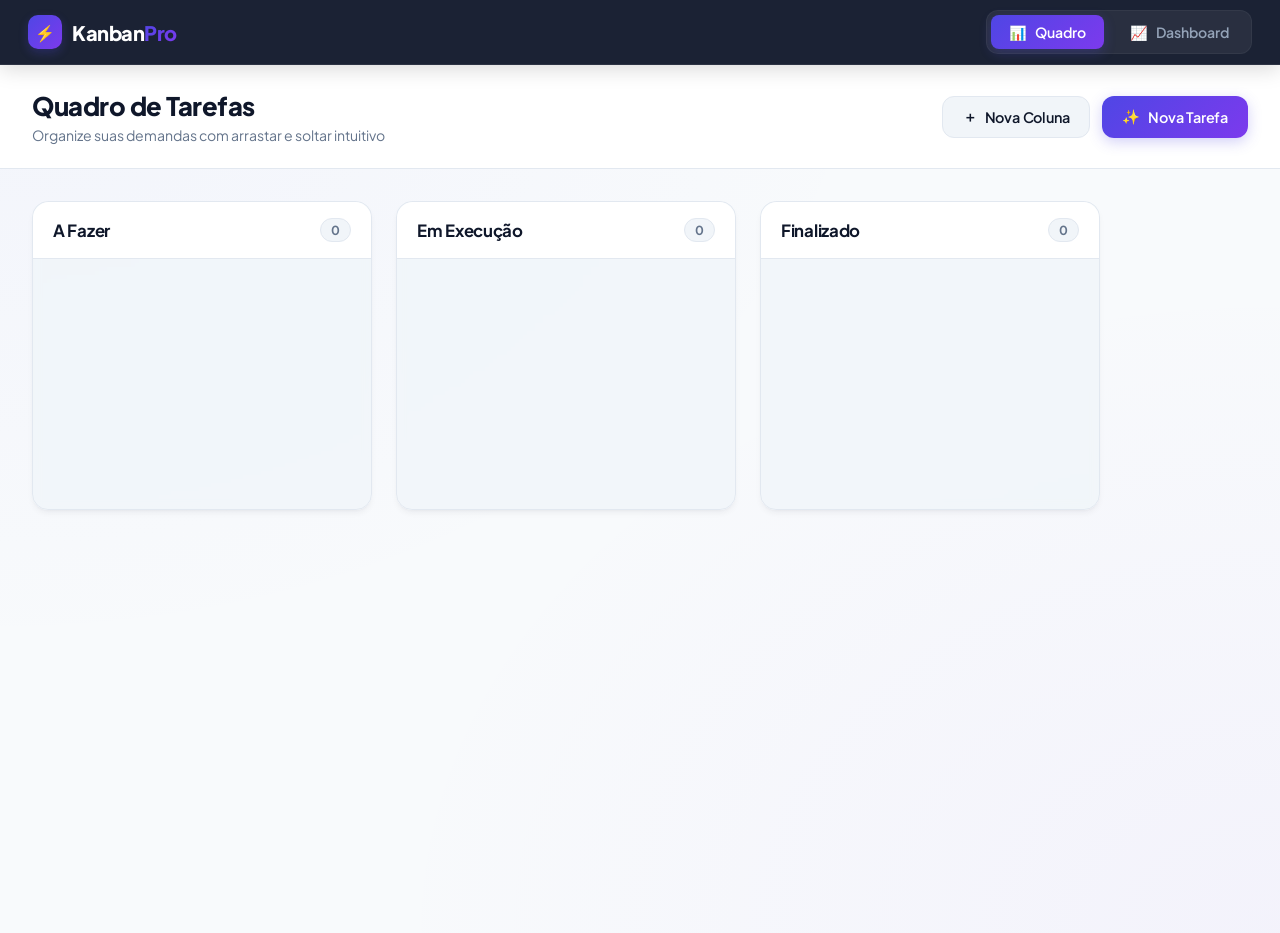
<file: index.html>
<!DOCTYPE html>
<html lang="pt-BR">
<head>
  <meta charset="UTF-8">
  <meta name="viewport" content="width=device-width, initial-scale=1.0">
  <title>Kanban Pro | Gestão Inteligente</title>
  <!-- Google Fonts: Plus Jakarta Sans para tipografia moderna e premium -->
  <link rel="preconnect" href="https://fonts.googleapis.com">
  <link rel="preconnect" href="https://fonts.gstatic.com" crossorigin>
  <link href="https://fonts.googleapis.com/css2?family=Plus+Jakarta+Sans:wght@400;500;600;700;800&display=swap" rel="stylesheet">
  <link rel="stylesheet" href="style.css">
</head>
<body>

  <!-- Barra de Navegação Premium com Efeito Vidro (Glassmorphism) -->
  <nav class="nav-bar">
    <div class="nav-container">
      <div class="nav-brand">
        <span class="brand-icon">⚡</span>
        <span class="brand-text">Kanban<span class="brand-highlight">Pro</span></span>
      </div>
      <div class="nav-links">
        <a href="index.html" class="nav-link active">
          <span class="nav-icon">📊</span> Quadro
        </a>
        <a href="dashboard.html" class="nav-link">
          <span class="nav-icon">📈</span> Dashboard
        </a>
      </div>
    </div>
  </nav>

  <!-- Cabeçalho com ações principais -->
  <header class="header">
    <div class="header-container">
      <div>
        <h1>Quadro de Tarefas</h1>
        <p class="header-subtitle">Organize suas demandas com arrastar e soltar intuitivo</p>
      </div>
      <div class="header-actions">
        <button id="btn-nova-coluna" class="btn btn-secondary">
          <span>＋</span> Nova Coluna
        </button>
        <button id="btn-nova-tarefa" class="btn btn-primary">
          <span>✨</span> Nova Tarefa
        </button>
      </div>
    </div>
  </header>

  <!-- Container Principal do Kanban com Scroll Suave -->
  <main class="kanban-wrapper">
    <div class="kanban-container" id="kanban-columns-container">
      <!-- Colunas e cartões injetados dinamicamente via script.js -->
    </div>
  </main>

  <!-- Modal para Criar / Editar Tarefa -->
  <div class="modal-overlay" id="modal-tarefa">
    <div class="modal-content animate-modal">
      <div class="modal-header">
        <h3 id="modal-titulo">Nova Tarefa</h3>
        <button type="button" class="btn-close-modal" onclick="fecharModal(document.getElementById('modal-tarefa'))">✕</button>
      </div>
      <form id="form-tarefa">
        <input type="hidden" id="tarefa-id">
        
        <div class="form-group">
          <label for="tarefa-nome">Título da Tarefa *</label>
          <input type="text" id="tarefa-nome" required placeholder="Ex: Desenvolver protótipo de UI">
        </div>

        <div class="form-group">
          <label for="tarefa-categoria">Categoria *</label>
          <input type="text" id="tarefa-categoria" list="sugestoes-categorias" required placeholder="Selecione ou crie uma categoria...">
          <datalist id="sugestoes-categorias">
            <option value="Trabalho">
            <option value="Estudos">
            <option value="Pessoal">
            <option value="Urgente">
            <option value="Projetos">
            <option value="Design">
          </datalist>
        </div>

        <div class="form-group">
          <label for="tarefa-descricao">Descrição Detalhada</label>
          <textarea id="tarefa-descricao" rows="3" placeholder="Informações complementares sobre a atividade..."></textarea>
        </div>

        <div class="form-group">
          <label for="tarefa-prazo">Prazo Limite *</label>
          <input type="datetime-local" id="tarefa-prazo" required>
        </div>

        <div class="modal-actions">
          <button type="button" class="btn btn-secondary" id="btn-cancelar-tarefa">Cancelar</button>
          <button type="submit" class="btn btn-primary">Salvar Tarefa</button>
        </div>
      </form>
    </div>
  </div>

  <!-- Modal para Criar Nova Coluna -->
  <div class="modal-overlay" id="modal-coluna">
    <div class="modal-content animate-modal">
      <div class="modal-header">
        <h3>Nova Coluna</h3>
        <button type="button" class="btn-close-modal" onclick="fecharModal(document.getElementById('modal-coluna'))">✕</button>
      </div>
      <p class="modal-subtitulo">
        A nova coluna será inserida antes de "Finalizado" mantendo a integridade do fluxo.
      </p>
      <form id="form-coluna">
        <div class="form-group">
          <label for="coluna-titulo">Nome da Coluna *</label>
          <input type="text" id="coluna-titulo" required placeholder="Ex: Em Revisão, Homologação...">
        </div>

        <div class="modal-actions">
          <button type="button" class="btn btn-secondary" id="btn-cancelar-coluna">Cancelar</button>
          <button type="submit" class="btn btn-primary">Adicionar Coluna</button>
        </div>
      </form>
    </div>
  </div>

  <!-- Modal de Justificativa Obrigatória para Tarefas Concluídas Fora do Prazo -->
  <div class="modal-overlay" id="modal-justificativa">
    <div class="modal-content modal-danger animate-modal">
      <div class="modal-header">
        <h3 class="alerta-titulo">⚠️ Tarefa Fora do Prazo</h3>
        <button type="button" class="btn-close-modal" onclick="fecharModal(document.getElementById('modal-justificativa'))">✕</button>
      </div>
      <p class="alerta-texto">
        O prazo limite para esta atividade foi excedido. Para concluir, é obrigatório registrar uma justificativa formal para o histórico.
      </p>
      <form id="form-justificativa">
        <input type="hidden" id="justificativa-tarefa-id">

        <div class="form-group">
          <label for="texto-justificativa">Nota de Justificativa *</label>
          <textarea id="texto-justificativa" rows="3" required placeholder="Descreva o motivo da conclusão em atraso..."></textarea>
        </div>

        <div class="modal-actions">
          <button type="button" class="btn btn-secondary" id="btn-cancelar-justificativa">Cancelar</button>
          <button type="submit" class="btn btn-danger">Confirmar Conclusão</button>
        </div>
      </form>
    </div>
  </div>

  <script src="script.js"></script>
</body>
</html>
</file>
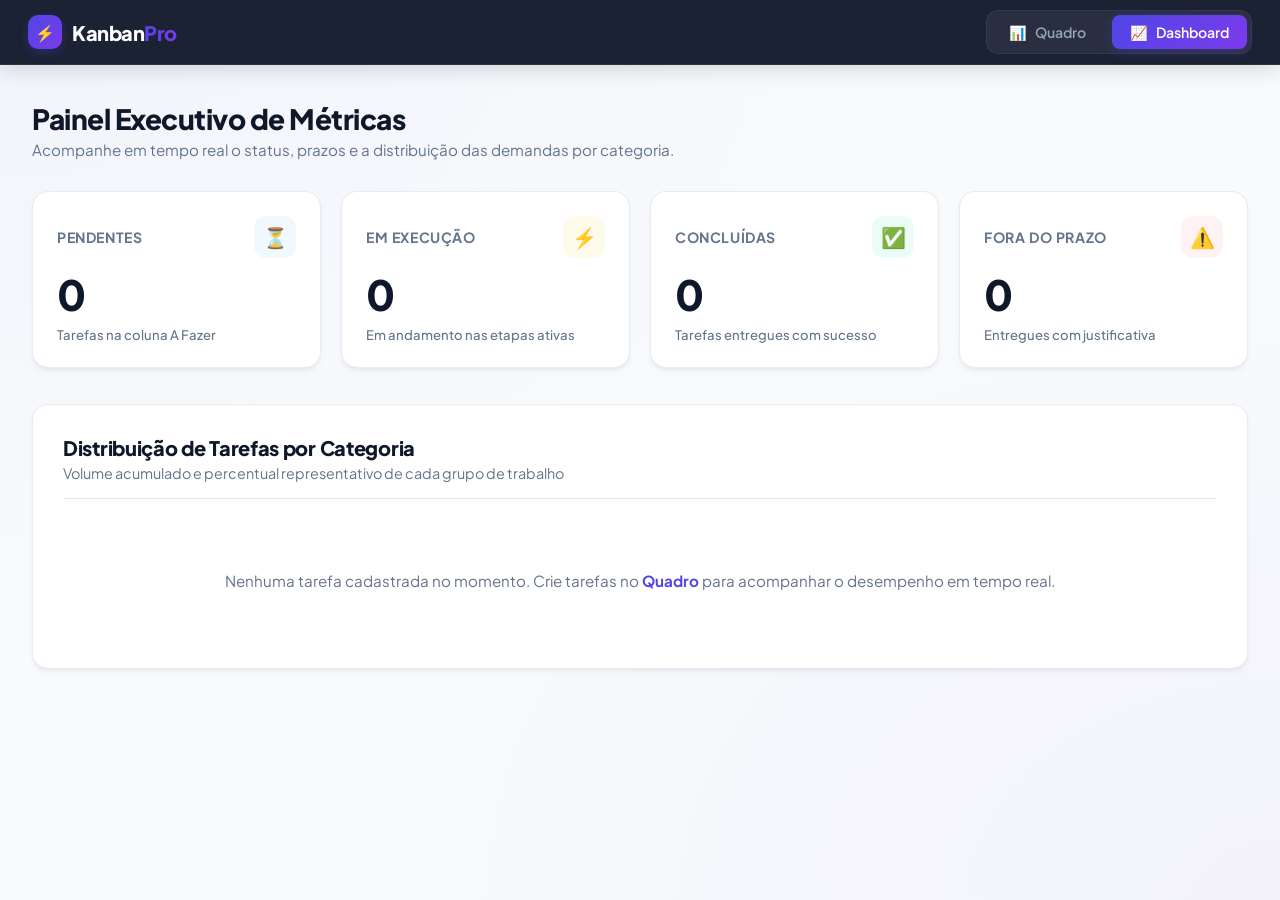
<file: dashboard.html>
<!DOCTYPE html>
<html lang="pt-BR">
<head>
  <meta charset="UTF-8">
  <meta name="viewport" content="width=device-width, initial-scale=1.0">
  <title>Dashboard Pro | Análise de Desempenho</title>
  <!-- Google Fonts: Plus Jakarta Sans -->
  <link rel="preconnect" href="https://fonts.googleapis.com">
  <link rel="preconnect" href="https://fonts.gstatic.com" crossorigin>
  <link href="https://fonts.googleapis.com/css2?family=Plus+Jakarta+Sans:wght@400;500;600;700;800&display=swap" rel="stylesheet">
  <link rel="stylesheet" href="style.css">
</head>
<body>

  <!-- Barra de Navegação Premium -->
  <nav class="nav-bar">
    <div class="nav-container">
      <div class="nav-brand">
        <span class="brand-icon">⚡</span>
        <span class="brand-text">Kanban<span class="brand-highlight">Pro</span></span>
      </div>
      <div class="nav-links">
        <a href="index.html" class="nav-link">
          <span class="nav-icon">📊</span> Quadro
        </a>
        <a href="dashboard.html" class="nav-link active">
          <span class="nav-icon">📈</span> Dashboard
        </a>
      </div>
    </div>
  </nav>

  <!-- Container Principal do Dashboard -->
  <main class="dashboard-container">
    
    <div class="dashboard-title-box">
      <h1>Painel Executivo de Métricas</h1>
      <p>Acompanhe em tempo real o status, prazos e a distribuição das demandas por categoria.</p>
    </div>

    <!-- Grade de Métricas (KPI Cards com Gradientes e Animação) -->
    <section class="metrics-grid">
      
      <!-- Tarefas Pendentes -->
      <div class="metric-card card-pendentes animate-card" style="animation-delay: 0.05s;">
        <div class="metric-header">
          <span class="metric-title">Pendentes</span>
          <div class="metric-icon-badge badge-blue">⏳</div>
        </div>
        <div class="metric-value" id="kpi-pendentes">0</div>
        <div class="metric-sub">Tarefas na coluna A Fazer</div>
      </div>

      <!-- Tarefas Em Execução -->
      <div class="metric-card card-execucao animate-card" style="animation-delay: 0.1s;">
        <div class="metric-header">
          <span class="metric-title">Em Execução</span>
          <div class="metric-icon-badge badge-amber">⚡</div>
        </div>
        <div class="metric-value" id="kpi-execucao">0</div>
        <div class="metric-sub">Em andamento nas etapas ativas</div>
      </div>

      <!-- Tarefas Concluídas -->
      <div class="metric-card card-concluidas animate-card" style="animation-delay: 0.15s;">
        <div class="metric-header">
          <span class="metric-title">Concluídas</span>
          <div class="metric-icon-badge badge-green">✅</div>
        </div>
        <div class="metric-value" id="kpi-concluidas">0</div>
        <div class="metric-sub">Tarefas entregues com sucesso</div>
      </div>

      <!-- Concluídas Fora do Prazo -->
      <div class="metric-card card-atrasadas animate-card" style="animation-delay: 0.2s;">
        <div class="metric-header">
          <span class="metric-title">Fora do Prazo</span>
          <div class="metric-icon-badge badge-red">⚠️</div>
        </div>
        <div class="metric-value" id="kpi-atrasadas">0</div>
        <div class="metric-sub">Entregues com justificativa</div>
      </div>

    </section>

    <!-- Seção do Gráfico de Distribuição por Categoria -->
    <section class="chart-card animate-card" style="animation-delay: 0.25s;">
      <div class="chart-header">
        <div>
          <h2>Distribuição de Tarefas por Categoria</h2>
          <p>Volume acumulado e percentual representativo de cada grupo de trabalho</p>
        </div>
      </div>
      
      <div id="chart-container" class="chart-container">
        <!-- Barras de progresso com animação CSS inseridas via dashboard.js -->
      </div>
    </section>

  </main>

  <script src="dashboard.js"></script>
</body>
</html>
</file>
<file: style.css>
/* ========================================================
   SISTEMA DE DESIGN PREMIUM - KANBAN PRO
   ======================================================== */

:root {
  /* Paleta Base */
  --bg-app: #f8fafc;
  --surface-card: #ffffff;
  --surface-muted: #f1f5f9;
  --border-light: #e2e8f0;
  --border-subtle: #cbd5e1;
  
  /* Tipografia */
  --text-main: #0f172a;
  --text-body: #334155;
  --text-muted: #64748b;
  --text-white: #ffffff;
  
  /* Gradientes & Cores de Ação */
  --primary-gradient: linear-gradient(135deg, #4f46e5 0%, #7c3aed 100%);
  --primary-hover-gradient: linear-gradient(135deg, #4338ca 0%, #6d28d9 100%);
  --primary-color: #4f46e5;
  --primary-glow: rgba(79, 70, 229, 0.25);
  
  /* Alertas e Status */
  --success-color: #10b981;
  --success-gradient: linear-gradient(135deg, #10b981 0%, #059669 100%);
  --success-bg: #ecfdf5;
  --success-border: #a7f3d0;
  --success-text: #065f46;

  --warning-color: #f59e0b;
  --warning-gradient: linear-gradient(135deg, #f59e0b 0%, #d97706 100%);
  --warning-bg: #fffbeb;
  --warning-text: #92400e;

  --info-color: #0284c7;
  --info-gradient: linear-gradient(135deg, #0284c7 0%, #0369a1 100%);
  --info-bg: #f0f9ff;
  --info-text: #0369a1;

  --danger-color: #ef4444;
  --danger-gradient: linear-gradient(135deg, #ef4444 0%, #dc2626 100%);
  --danger-bg: #fef2f2;
  --danger-border: #fecaca;
  --danger-text: #991b1b;
  --danger-glow: rgba(239, 68, 68, 0.25);

  /* Sombras Suaves e Raios */
  --shadow-xs: 0 1px 2px rgba(0, 0, 0, 0.04);
  --shadow-card: 0 4px 6px -1px rgba(15, 23, 42, 0.05), 0 2px 4px -2px rgba(15, 23, 42, 0.05);
  --shadow-hover: 0 16px 30px -6px rgba(15, 23, 42, 0.12), 0 6px 12px -4px rgba(15, 23, 42, 0.06);
  --shadow-modal: 0 25px 50px -12px rgba(15, 23, 42, 0.25);
  
  --radius-sm: 8px;
  --radius-md: 12px;
  --radius-lg: 16px;
  --radius-pill: 9999px;

  /* Transição Padrão */
  --transition-smooth: all 0.25s cubic-bezier(0.4, 0, 0.2, 1);
}

/* ========================================================
   RESET & SETUP GLOBAL
   ======================================================== */
* {
  margin: 0;
  padding: 0;
  box-sizing: border-box;
  font-family: 'Plus Jakarta Sans', -apple-system, BlinkMacSystemFont, "Segoe UI", Roboto, sans-serif;
  -webkit-font-smoothing: antialiased;
}

body {
  background-color: var(--bg-app);
  color: var(--text-body);
  min-height: 100vh;
  display: flex;
  flex-direction: column;
  background-image: 
    radial-gradient(at 0% 0%, rgba(99, 102, 241, 0.04) 0px, transparent 50%),
    radial-gradient(at 100% 100%, rgba(124, 58, 237, 0.04) 0px, transparent 50%);
}

/* Custom Scrollbars */
::-webkit-scrollbar {
  width: 8px;
  height: 8px;
}
::-webkit-scrollbar-track {
  background: transparent;
}
::-webkit-scrollbar-thumb {
  background: #cbd5e1;
  border-radius: var(--radius-pill);
}
::-webkit-scrollbar-thumb:hover {
  background: #94a3b8;
}

/* ========================================================
   BARRA DE NAVEGAÇÃO PREMIUM (GLASSMORPHISM)
   ======================================================== */
.nav-bar {
  background: rgba(15, 23, 42, 0.95);
  backdrop-filter: blur(12px);
  -webkit-backdrop-filter: blur(12px);
  border-bottom: 1px solid rgba(255, 255, 255, 0.08);
  position: sticky;
  top: 0;
  z-index: 100;
  box-shadow: 0 4px 20px rgba(0, 0, 0, 0.15);
}

.nav-container {
  max-width: 1400px;
  margin: 0 auto;
  height: 64px;
  padding: 0 28px;
  display: flex;
  align-items: center;
  justify-content: space-between;
}

.nav-brand {
  display: flex;
  align-items: center;
  gap: 10px;
  font-size: 1.25rem;
  font-weight: 800;
  letter-spacing: -0.5px;
  color: var(--text-white);
  cursor: pointer;
}

.brand-icon {
  background: var(--primary-gradient);
  width: 34px;
  height: 34px;
  display: flex;
  align-items: center;
  justify-content: center;
  border-radius: 10px;
  font-size: 1rem;
  box-shadow: 0 4px 10px var(--primary-glow);
}

.brand-text {
  letter-spacing: -0.5px;
}

.brand-highlight {
  background: var(--primary-gradient);
  -webkit-background-clip: text;
  -webkit-text-fill-color: transparent;
}

.nav-links {
  display: flex;
  gap: 8px;
  background: rgba(255, 255, 255, 0.06);
  padding: 4px;
  border-radius: var(--radius-md);
  border: 1px solid rgba(255, 255, 255, 0.05);
}

.nav-link {
  color: #94a3b8;
  text-decoration: none;
  font-size: 0.88rem;
  font-weight: 600;
  padding: 8px 18px;
  border-radius: var(--radius-sm);
  transition: var(--transition-smooth);
  display: inline-flex;
  align-items: center;
  gap: 8px;
}

.nav-link:hover {
  color: #ffffff;
  background-color: rgba(255, 255, 255, 0.08);
}

.nav-link.active {
  color: #ffffff;
  background: var(--primary-gradient);
  box-shadow: 0 4px 12px var(--primary-glow);
}

/* ========================================================
   CABEÇALHO DA PÁGINA
   ======================================================== */
.header {
  background-color: var(--surface-card);
  border-bottom: 1px solid var(--border-light);
  padding: 24px 32px;
}

.header-container {
  max-width: 1400px;
  margin: 0 auto;
  display: flex;
  justify-content: space-between;
  align-items: center;
  flex-wrap: wrap;
  gap: 16px;
}

.header h1 {
  font-size: 1.6rem;
  font-weight: 800;
  color: var(--text-main);
  letter-spacing: -0.5px;
}

.header-subtitle {
  font-size: 0.88rem;
  color: var(--text-muted);
  margin-top: 4px;
}

.header-actions {
  display: flex;
  gap: 12px;
}

/* ========================================================
   BOTÕES MODERNOS
   ======================================================== */
.btn {
  padding: 10px 20px;
  border-radius: var(--radius-md);
  font-size: 0.9rem;
  font-weight: 600;
  border: none;
  cursor: pointer;
  transition: var(--transition-smooth);
  display: inline-flex;
  align-items: center;
  gap: 8px;
  letter-spacing: -0.2px;
}

.btn:active {
  transform: scale(0.97);
}

.btn-primary {
  background: var(--primary-gradient);
  color: var(--text-white);
  box-shadow: 0 4px 14px var(--primary-glow);
}

.btn-primary:hover {
  background: var(--primary-hover-gradient);
  box-shadow: 0 6px 20px rgba(79, 70, 229, 0.4);
  transform: translateY(-2px);
}

.btn-secondary {
  background-color: var(--surface-muted);
  color: var(--text-main);
  border: 1px solid var(--border-light);
}

.btn-secondary:hover {
  background-color: #e2e8f0;
  border-color: var(--border-subtle);
  transform: translateY(-1px);
}

.btn-danger {
  background: var(--danger-gradient);
  color: var(--text-white);
  box-shadow: 0 4px 14px var(--danger-glow);
}

.btn-danger:hover {
  box-shadow: 0 6px 20px rgba(239, 68, 68, 0.4);
  transform: translateY(-2px);
}

/* ========================================================
   LAYOUT KANBAN (COLUNAS DINÂMICAS)
   ======================================================== */
.kanban-wrapper {
  flex: 1;
  padding: 32px;
  overflow-x: auto;
}

.kanban-container {
  max-width: 1400px;
  margin: 0 auto;
  display: flex;
  gap: 24px;
  align-items: flex-start;
  min-height: calc(100vh - 200px);
}

.kanban-column {
  background: rgba(241, 245, 249, 0.8);
  border-radius: var(--radius-lg);
  border: 1px solid var(--border-light);
  display: flex;
  flex-direction: column;
  width: 340px;
  min-width: 320px;
  max-height: calc(100vh - 220px);
  box-shadow: var(--shadow-card);
  backdrop-filter: blur(4px);
  transition: var(--transition-smooth);
}

.column-header {
  padding: 16px 20px;
  display: flex;
  justify-content: space-between;
  align-items: center;
  background-color: var(--surface-card);
  border-top-left-radius: var(--radius-lg);
  border-top-right-radius: var(--radius-lg);
  border-bottom: 1px solid var(--border-light);
}

.column-header-title {
  display: flex;
  align-items: center;
  gap: 10px;
}

.column-header h2 {
  font-size: 1.05rem;
  font-weight: 700;
  color: var(--text-main);
  letter-spacing: -0.3px;
}

.btn-delete-col {
  background: none;
  border: none;
  color: #94a3b8;
  cursor: pointer;
  font-size: 0.95rem;
  width: 26px;
  height: 26px;
  display: flex;
  align-items: center;
  justify-content: center;
  border-radius: var(--radius-sm);
  transition: var(--transition-smooth);
}

.btn-delete-col:hover {
  background-color: var(--danger-bg);
  color: var(--danger-color);
  transform: rotate(90deg);
}

.task-count {
  background-color: #f1f5f9;
  color: var(--text-muted);
  font-size: 0.78rem;
  font-weight: 700;
  padding: 3px 10px;
  border-radius: var(--radius-pill);
  border: 1px solid var(--border-light);
}

.column-body {
  padding: 16px;
  flex: 1;
  display: flex;
  flex-direction: column;
  gap: 14px;
  overflow-y: auto;
  min-height: 250px;
  border-bottom-left-radius: var(--radius-lg);
  border-bottom-right-radius: var(--radius-lg);
  transition: var(--transition-smooth);
}

/* Efeito ao arrastar sobre a coluna */
.column-body.drag-over {
  background-color: #e0e7ff;
  border: 2px dashed #6366f1;
  box-shadow: inset 0 0 15px rgba(99, 102, 241, 0.1);
}

/* ========================================================
   CARTÕES DE TAREFAS (CARDS PREMIUM COM ANIMAÇÃO)
   ======================================================== */
.task-card {
  background-color: var(--surface-card);
  border: 1px solid rgba(226, 232, 240, 0.9);
  border-radius: var(--radius-md);
  padding: 16px;
  box-shadow: var(--shadow-card);
  cursor: grab;
  position: relative;
  transition: var(--transition-smooth);
  animation: cardFadeIn 0.35s cubic-bezier(0.16, 1, 0.3, 1) forwards;
}

@keyframes cardFadeIn {
  from {
    opacity: 0;
    transform: translateY(12px) scale(0.98);
  }
  to {
    opacity: 1;
    transform: translateY(0) scale(1);
  }
}

.task-card:hover {
  transform: translateY(-4px);
  box-shadow: var(--shadow-hover);
  border-color: #cbd5e1;
}

.task-card.dragging {
  opacity: 0.35;
  transform: scale(0.96) rotate(1.5deg);
  cursor: grabbing;
}

/* Badges e Categorias */
.task-badges {
  display: flex;
  flex-wrap: wrap;
  align-items: center;
  gap: 6px;
  margin-bottom: 10px;
}

.badge-categoria {
  background: #f1f5f9;
  color: #475569;
  font-size: 0.72rem;
  font-weight: 700;
  padding: 3px 10px;
  border-radius: var(--radius-pill);
  text-transform: capitalize;
  border: 1px solid #e2e8f0;
  letter-spacing: 0.2px;
}

.badge-alerta {
  background-color: var(--danger-bg);
  color: var(--danger-color);
  border: 1px solid var(--danger-border);
  padding: 3px 10px;
  border-radius: var(--radius-pill);
  font-size: 0.72rem;
  font-weight: 800;
  animation: pulseAlert 2s infinite;
}

@keyframes pulseAlert {
  0%, 100% {
    box-shadow: 0 0 0 0 rgba(239, 68, 68, 0.2);
  }
  50% {
    box-shadow: 0 0 0 4px rgba(239, 68, 68, 0.15);
  }
}

.badge-concluida {
  background-color: var(--success-bg);
  color: var(--success-text);
  border: 1px solid var(--success-border);
  padding: 3px 10px;
  border-radius: var(--radius-pill);
  font-size: 0.72rem;
  font-weight: 800;
}

.task-card-title {
  font-size: 0.98rem;
  font-weight: 700;
  margin-bottom: 8px;
  color: var(--text-main);
  line-height: 1.35;
  letter-spacing: -0.3px;
}

.task-card-desc {
  font-size: 0.84rem;
  color: var(--text-muted);
  margin-bottom: 12px;
  line-height: 1.5;
  word-break: break-word;
}

.task-card-footer {
  display: flex;
  justify-content: space-between;
  align-items: center;
  font-size: 0.76rem;
  margin-top: 10px;
  padding-top: 10px;
  border-top: 1px solid #f1f5f9;
}

.task-date {
  color: var(--text-muted);
  font-weight: 600;
  display: flex;
  align-items: center;
  gap: 4px;
}

.task-actions {
  display: flex;
  gap: 4px;
}

.btn-icon {
  background: var(--surface-muted);
  border: 1px solid transparent;
  cursor: pointer;
  padding: 6px 8px;
  border-radius: var(--radius-sm);
  font-size: 0.85rem;
  transition: var(--transition-smooth);
}

.btn-icon:hover {
  background-color: #e2e8f0;
  border-color: #cbd5e1;
  transform: translateY(-1px);
}

/* Alertas e Bloqueios em Tarefas */
.task-card.vencida {
  border-left: 4px solid var(--danger-color);
  background: linear-gradient(to right, #fffdfd, #ffffff);
}

.task-card.concluida {
  border-left: 4px solid var(--success-color);
  cursor: not-allowed;
  background-color: #fafbfc;
}

.nota-atraso {
  margin-top: 10px;
  padding: 8px 12px;
  background-color: #fef2f2;
  border-left: 3px solid var(--danger-color);
  font-size: 0.76rem;
  color: var(--danger-text);
  border-radius: 4px;
  line-height: 1.4;
}

/* ========================================================
   MODAIS MODERNOS COM ENTRADA ANIMADA
   ======================================================== */
.modal-overlay {
  position: fixed;
  top: 0;
  left: 0;
  width: 100vw;
  height: 100vh;
  background: rgba(15, 23, 42, 0.6);
  backdrop-filter: blur(8px);
  -webkit-backdrop-filter: blur(8px);
  display: none;
  justify-content: center;
  align-items: center;
  z-index: 1000;
  padding: 20px;
}

.modal-overlay.active {
  display: flex;
}

.modal-content {
  background: var(--surface-card);
  padding: 28px;
  border-radius: var(--radius-lg);
  width: 100%;
  max-width: 460px;
  box-shadow: var(--shadow-modal);
  border: 1px solid rgba(255, 255, 255, 0.4);
}

.animate-modal {
  animation: modalEnter 0.3s cubic-bezier(0.16, 1, 0.3, 1) forwards;
}

@keyframes modalEnter {
  from {
    opacity: 0;
    transform: scale(0.94) translateY(12px);
  }
  to {
    opacity: 1;
    transform: scale(1) translateY(0);
  }
}

.modal-header {
  display: flex;
  justify-content: space-between;
  align-items: center;
  margin-bottom: 8px;
}

.modal-header h3 {
  font-size: 1.25rem;
  font-weight: 800;
  color: var(--text-main);
  letter-spacing: -0.3px;
}

.btn-close-modal {
  background: none;
  border: none;
  font-size: 1rem;
  color: var(--text-muted);
  cursor: pointer;
  padding: 4px;
  border-radius: var(--radius-sm);
  transition: var(--transition-smooth);
}

.btn-close-modal:hover {
  background-color: var(--surface-muted);
  color: var(--text-main);
}

.modal-subtitulo {
  font-size: 0.85rem;
  color: var(--text-muted);
  margin-bottom: 20px;
  line-height: 1.4;
}

.alerta-titulo {
  color: var(--danger-color);
}

.alerta-texto {
  font-size: 0.9rem;
  color: var(--text-body);
  margin-bottom: 20px;
  line-height: 1.5;
  background-color: var(--danger-bg);
  padding: 12px;
  border-radius: var(--radius-sm);
  border: 1px solid var(--danger-border);
}

.form-group {
  margin-bottom: 16px;
  display: flex;
  flex-direction: column;
  gap: 8px;
}

.form-group label {
  font-size: 0.84rem;
  font-weight: 700;
  color: var(--text-main);
}

.form-group input,
.form-group textarea,
.form-group select {
  padding: 10px 14px;
  border: 1px solid var(--border-light);
  border-radius: var(--radius-md);
  font-size: 0.9rem;
  outline: none;
  background-color: #ffffff;
  color: var(--text-main);
  transition: var(--transition-smooth);
}

.form-group input:focus,
.form-group textarea:focus,
.form-group select:focus {
  border-color: var(--primary-color);
  box-shadow: 0 0 0 3px rgba(79, 70, 229, 0.15);
}

.modal-actions {
  display: flex;
  justify-content: flex-end;
  gap: 12px;
  margin-top: 24px;
}

/* ========================================================
   ESTILOS PREMIUM DO DASHBOARD
   ======================================================== */
.dashboard-container {
  max-width: 1300px;
  margin: 36px auto;
  padding: 0 32px;
  flex: 1;
  width: 100%;
}

.dashboard-title-box {
  margin-bottom: 32px;
}

.dashboard-title-box h1 {
  font-size: 1.75rem;
  font-weight: 800;
  color: var(--text-main);
  letter-spacing: -0.5px;
}

.dashboard-title-box p {
  color: var(--text-muted);
  font-size: 0.95rem;
  margin-top: 4px;
}

/* Grade de Métricas (KPI Cards com Efeito Suave) */
.metrics-grid {
  display: grid;
  grid-template-columns: repeat(auto-fit, minmax(260px, 1fr));
  gap: 20px;
  margin-bottom: 36px;
}

.metric-card {
  background-color: var(--surface-card);
  border: 1px solid rgba(226, 232, 240, 0.8);
  border-radius: var(--radius-lg);
  padding: 24px;
  box-shadow: var(--shadow-card);
  display: flex;
  flex-direction: column;
  justify-content: space-between;
  transition: var(--transition-smooth);
  position: relative;
  overflow: hidden;
}

.animate-card {
  animation: cardFadeIn 0.5s cubic-bezier(0.16, 1, 0.3, 1) both;
}

.metric-card:hover {
  transform: translateY(-4px);
  box-shadow: var(--shadow-hover);
}

.metric-header {
  display: flex;
  align-items: center;
  justify-content: space-between;
  margin-bottom: 16px;
}

.metric-title {
  font-size: 0.88rem;
  font-weight: 700;
  color: var(--text-muted);
  text-transform: uppercase;
  letter-spacing: 0.6px;
}

.metric-icon-badge {
  width: 42px;
  height: 42px;
  border-radius: var(--radius-md);
  display: flex;
  align-items: center;
  justify-content: center;
  font-size: 1.25rem;
}

.badge-blue {
  background: var(--info-bg);
}

.badge-amber {
  background: var(--warning-bg);
}

.badge-green {
  background: var(--success-bg);
}

.badge-red {
  background: var(--danger-bg);
}

.metric-value {
  font-size: 2.6rem;
  font-weight: 800;
  color: var(--text-main);
  line-height: 1;
  letter-spacing: -1px;
}

.metric-sub {
  font-size: 0.82rem;
  color: var(--text-muted);
  margin-top: 10px;
  font-weight: 500;
}

/* Gráfico de Categorias */
.chart-card {
  background-color: var(--surface-card);
  border: 1px solid rgba(226, 232, 240, 0.8);
  border-radius: var(--radius-lg);
  padding: 30px;
  box-shadow: var(--shadow-card);
}

.chart-header {
  margin-bottom: 24px;
  border-bottom: 1px solid var(--border-light);
  padding-bottom: 16px;
}

.chart-header h2 {
  font-size: 1.25rem;
  font-weight: 800;
  color: var(--text-main);
  letter-spacing: -0.3px;
}

.chart-header p {
  color: var(--text-muted);
  font-size: 0.9rem;
  margin-top: 4px;
}

.chart-container {
  display: flex;
  flex-direction: column;
  gap: 20px;
}

/* Barras Animadas do Gráfico */
.chart-bar-item {
  display: flex;
  flex-direction: column;
  gap: 8px;
}

.chart-bar-info {
  display: flex;
  justify-content: space-between;
  font-size: 0.9rem;
  font-weight: 700;
  color: var(--text-main);
}

.chart-bar-track {
  background-color: #f1f5f9;
  border-radius: var(--radius-pill);
  height: 28px;
  width: 100%;
  overflow: hidden;
  box-shadow: inset 0 2px 4px rgba(0, 0, 0, 0.04);
}

.chart-bar-fill {
  height: 100%;
  border-radius: var(--radius-pill);
  display: flex;
  align-items: center;
  justify-content: flex-end;
  padding-right: 12px;
  color: #ffffff;
  font-size: 0.8rem;
  font-weight: 800;
  min-width: 32px;
  box-shadow: 0 2px 8px rgba(0, 0, 0, 0.15);
  animation: growBar 0.7s cubic-bezier(0.16, 1, 0.3, 1) forwards;
}

@keyframes growBar {
  from {
    width: 0% !important;
  }
}

.empty-chart-message {
  text-align: center;
  padding: 48px;
  color: var(--text-muted);
  font-size: 0.95rem;
}

/* ========================================================
   RESPONSIVIDADE
   ======================================================== */
@media (max-width: 900px) {
  .header {
    padding: 20px;
  }
  .kanban-wrapper {
    padding: 20px;
  }
  .dashboard-container {
    padding: 20px;
  }
}
</file>
